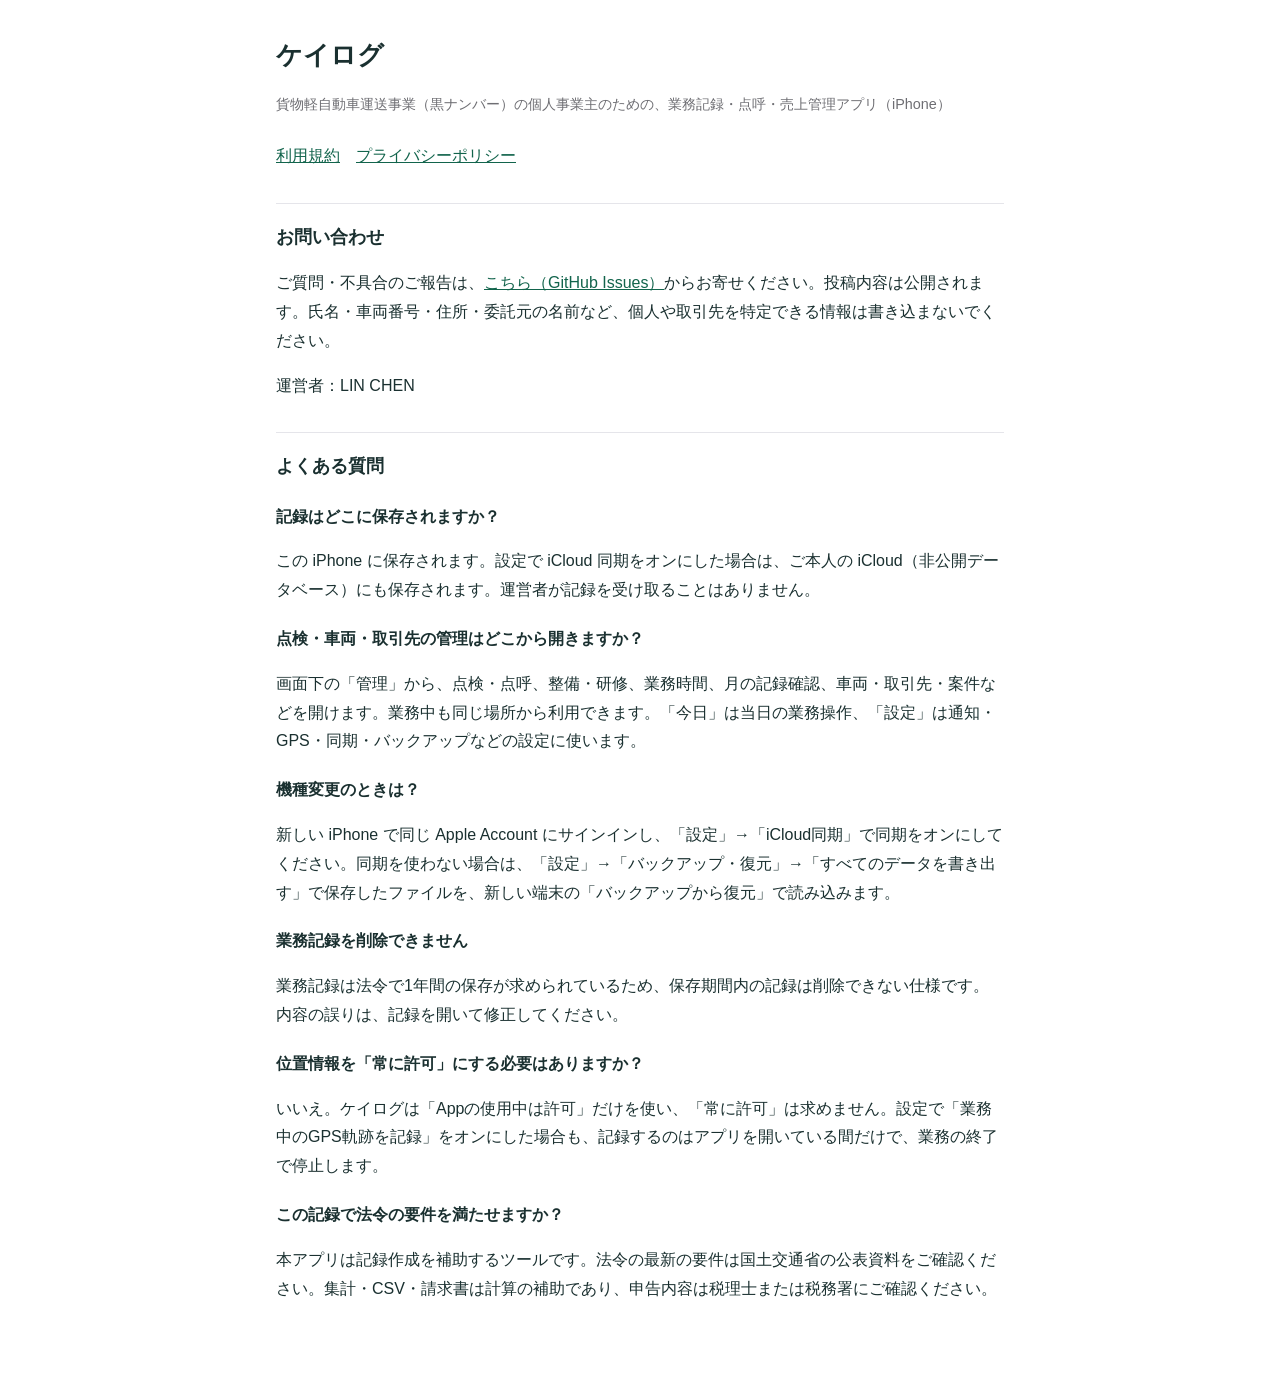
<file: index.html>
<!doctype html>
<html lang="ja">
<head>
<meta charset="utf-8">
<meta name="viewport" content="width=device-width, initial-scale=1">
<title>ケイログ サポート</title>
<link rel="stylesheet" href="style.css">
</head>
<body>
<main>
<h1>ケイログ</h1>
<p class="meta">貨物軽自動車運送事業（黒ナンバー）の個人事業主のための、業務記録・点呼・売上管理アプリ（iPhone）</p>
<nav><a href="terms/">利用規約</a><a href="privacy/">プライバシーポリシー</a></nav>

<h2>お問い合わせ</h2>
<p>ご質問・不具合のご報告は、<a href="https://github.com/komoetsukuyomi921-cloud/keilog-support/issues">こちら（GitHub Issues）</a>からお寄せください。投稿内容は公開されます。氏名・車両番号・住所・委託元の名前など、個人や取引先を特定できる情報は書き込まないでください。</p>
<p>運営者：LIN CHEN</p>

<h2>よくある質問</h2>
<h3>記録はどこに保存されますか？</h3>
<p>この iPhone に保存されます。設定で iCloud 同期をオンにした場合は、ご本人の iCloud（非公開データベース）にも保存されます。運営者が記録を受け取ることはありません。</p>
<h3>点検・車両・取引先の管理はどこから開きますか？</h3>
<p>画面下の「管理」から、点検・点呼、整備・研修、業務時間、月の記録確認、車両・取引先・案件などを開けます。業務中も同じ場所から利用できます。「今日」は当日の業務操作、「設定」は通知・GPS・同期・バックアップなどの設定に使います。</p>
<h3>機種変更のときは？</h3>
<p>新しい iPhone で同じ Apple Account にサインインし、「設定」→「iCloud同期」で同期をオンにしてください。同期を使わない場合は、「設定」→「バックアップ・復元」→「すべてのデータを書き出す」で保存したファイルを、新しい端末の「バックアップから復元」で読み込みます。</p>
<h3>業務記録を削除できません</h3>
<p>業務記録は法令で1年間の保存が求められているため、保存期間内の記録は削除できない仕様です。内容の誤りは、記録を開いて修正してください。</p>
<h3>位置情報を「常に許可」にする必要はありますか？</h3>
<p>いいえ。ケイログは「Appの使用中は許可」だけを使い、「常に許可」は求めません。設定で「業務中のGPS軌跡を記録」をオンにした場合も、記録するのはアプリを開いている間だけで、業務の終了で停止します。</p>
<h3>この記録で法令の要件を満たせますか？</h3>
<p>本アプリは記録作成を補助するツールです。法令の最新の要件は国土交通省の公表資料をご確認ください。集計・CSV・請求書は計算の補助であり、申告内容は税理士または税務署にご確認ください。</p>
</main>
</body>
</html>
</file>
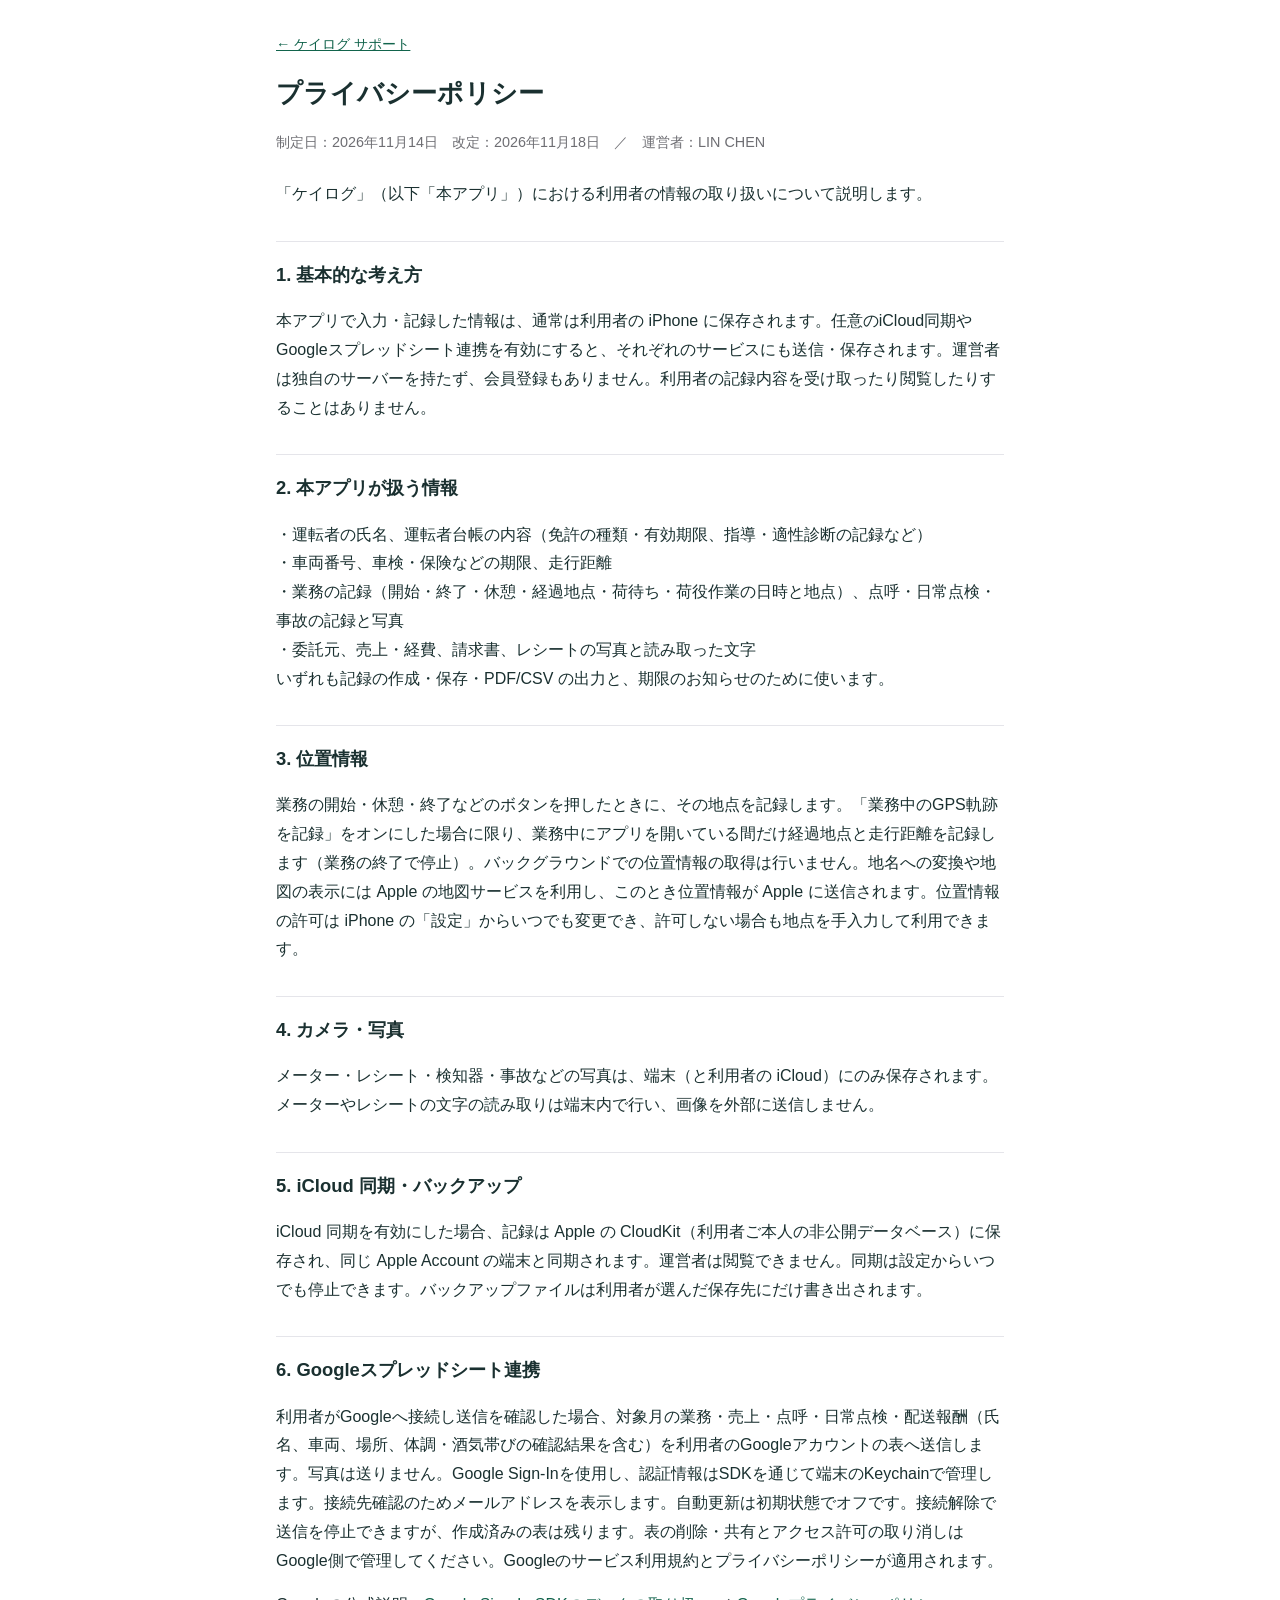
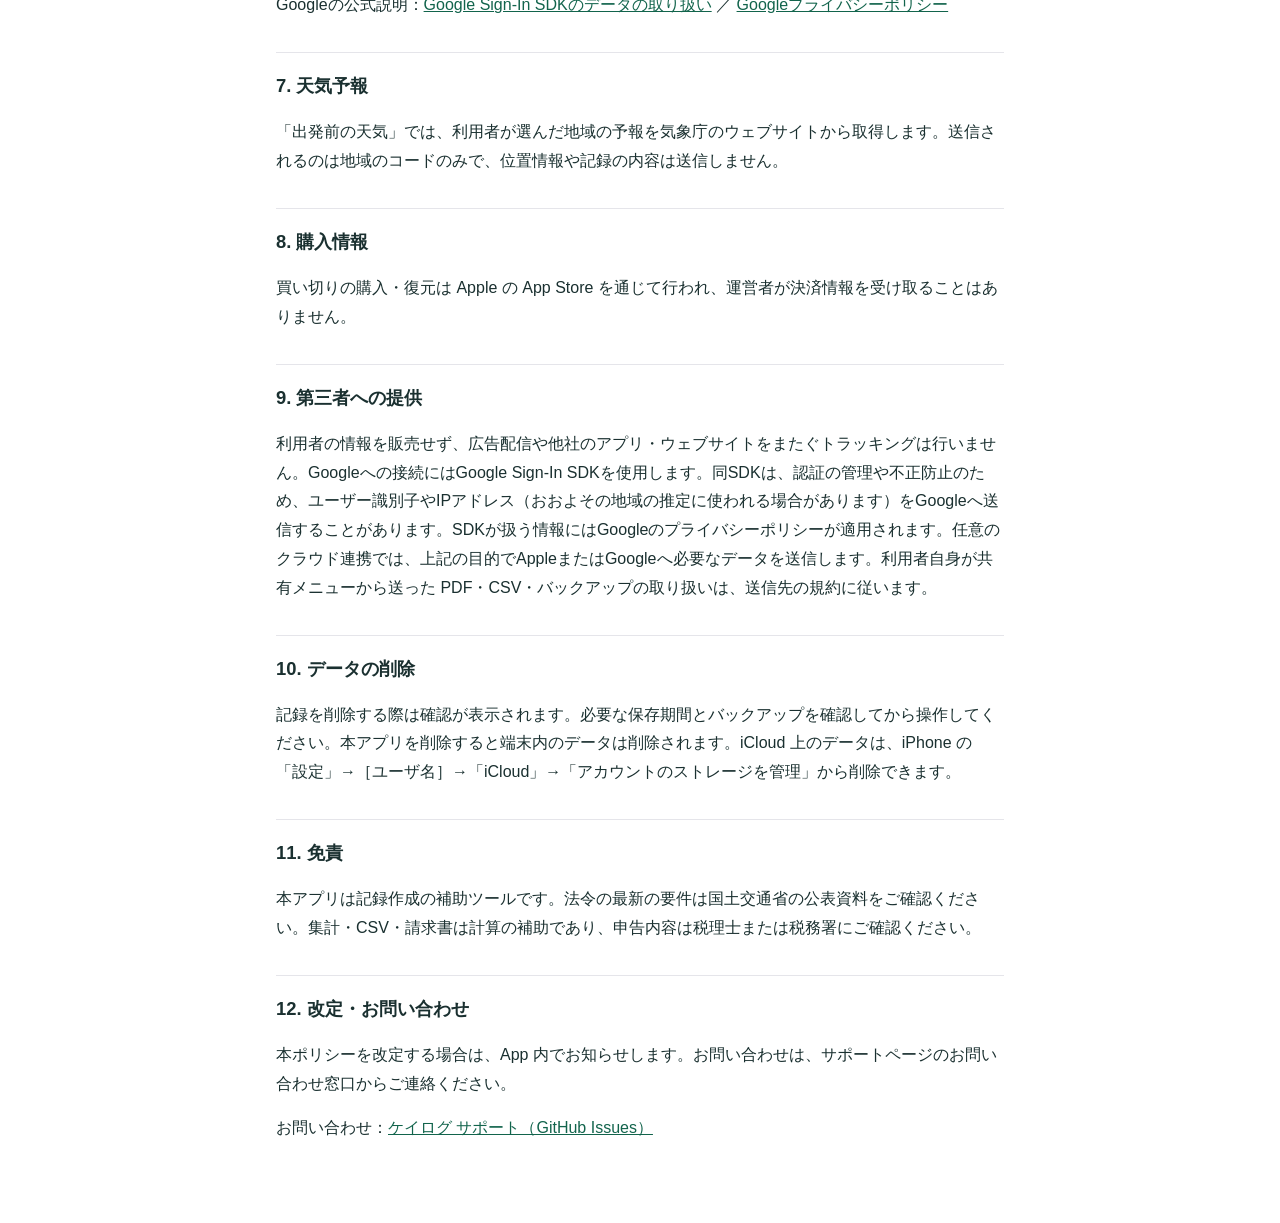
<file: privacy/index.html>
<!doctype html>
<html lang="ja">
<head>
<meta charset="utf-8">
<meta name="viewport" content="width=device-width, initial-scale=1">
<title>プライバシーポリシー｜ケイログ</title>
<link rel="stylesheet" href="../style.css">
</head>
<body>
<main>
<p class="back"><a href="../">← ケイログ サポート</a></p>
<h1>プライバシーポリシー</h1>
<p class="meta">制定日：2026年11月14日　改定：2026年11月18日　／　運営者：LIN CHEN</p>
<p>「ケイログ」（以下「本アプリ」）における利用者の情報の取り扱いについて説明します。</p>
<h2>1. 基本的な考え方</h2>
<p>本アプリで入力・記録した情報は、通常は利用者の iPhone に保存されます。任意のiCloud同期やGoogleスプレッドシート連携を有効にすると、それぞれのサービスにも送信・保存されます。運営者は独自のサーバーを持たず、会員登録もありません。利用者の記録内容を受け取ったり閲覧したりすることはありません。</p>
<h2>2. 本アプリが扱う情報</h2>
<p>・運転者の氏名、運転者台帳の内容（免許の種類・有効期限、指導・適性診断の記録など）<br>
・車両番号、車検・保険などの期限、走行距離<br>
・業務の記録（開始・終了・休憩・経過地点・荷待ち・荷役作業の日時と地点）、点呼・日常点検・事故の記録と写真<br>
・委託元、売上・経費、請求書、レシートの写真と読み取った文字<br>
いずれも記録の作成・保存・PDF/CSV の出力と、期限のお知らせのために使います。</p>
<h2>3. 位置情報</h2>
<p>業務の開始・休憩・終了などのボタンを押したときに、その地点を記録します。「業務中のGPS軌跡を記録」をオンにした場合に限り、業務中にアプリを開いている間だけ経過地点と走行距離を記録します（業務の終了で停止）。バックグラウンドでの位置情報の取得は行いません。地名への変換や地図の表示には Apple の地図サービスを利用し、このとき位置情報が Apple に送信されます。位置情報の許可は iPhone の「設定」からいつでも変更でき、許可しない場合も地点を手入力して利用できます。</p>
<h2>4. カメラ・写真</h2>
<p>メーター・レシート・検知器・事故などの写真は、端末（と利用者の iCloud）にのみ保存されます。メーターやレシートの文字の読み取りは端末内で行い、画像を外部に送信しません。</p>
<h2>5. iCloud 同期・バックアップ</h2>
<p>iCloud 同期を有効にした場合、記録は Apple の CloudKit（利用者ご本人の非公開データベース）に保存され、同じ Apple Account の端末と同期されます。運営者は閲覧できません。同期は設定からいつでも停止できます。バックアップファイルは利用者が選んだ保存先にだけ書き出されます。</p>
<h2>6. Googleスプレッドシート連携</h2>
<p>利用者がGoogleへ接続し送信を確認した場合、対象月の業務・売上・点呼・日常点検・配送報酬（氏名、車両、場所、体調・酒気帯びの確認結果を含む）を利用者のGoogleアカウントの表へ送信します。写真は送りません。Google Sign-Inを使用し、認証情報はSDKを通じて端末のKeychainで管理します。接続先確認のためメールアドレスを表示します。自動更新は初期状態でオフです。接続解除で送信を停止できますが、作成済みの表は残ります。表の削除・共有とアクセス許可の取り消しはGoogle側で管理してください。Googleのサービス利用規約とプライバシーポリシーが適用されます。</p>
<p>Googleの公式説明：<a href="https://developers.google.com/identity/sign-in/ios/app-privacy">Google Sign-In SDKのデータの取り扱い</a> ／ <a href="https://policies.google.com/privacy?hl=ja">Googleプライバシーポリシー</a></p>
<h2>7. 天気予報</h2>
<p>「出発前の天気」では、利用者が選んだ地域の予報を気象庁のウェブサイトから取得します。送信されるのは地域のコードのみで、位置情報や記録の内容は送信しません。</p>
<h2>8. 購入情報</h2>
<p>買い切りの購入・復元は Apple の App Store を通じて行われ、運営者が決済情報を受け取ることはありません。</p>
<h2>9. 第三者への提供</h2>
<p>利用者の情報を販売せず、広告配信や他社のアプリ・ウェブサイトをまたぐトラッキングは行いません。Googleへの接続にはGoogle Sign-In SDKを使用します。同SDKは、認証の管理や不正防止のため、ユーザー識別子やIPアドレス（おおよその地域の推定に使われる場合があります）をGoogleへ送信することがあります。SDKが扱う情報にはGoogleのプライバシーポリシーが適用されます。任意のクラウド連携では、上記の目的でAppleまたはGoogleへ必要なデータを送信します。利用者自身が共有メニューから送った PDF・CSV・バックアップの取り扱いは、送信先の規約に従います。</p>
<h2>10. データの削除</h2>
<p>記録を削除する際は確認が表示されます。必要な保存期間とバックアップを確認してから操作してください。本アプリを削除すると端末内のデータは削除されます。iCloud 上のデータは、iPhone の「設定」→［ユーザ名］→「iCloud」→「アカウントのストレージを管理」から削除できます。</p>
<h2>11. 免責</h2>
<p>本アプリは記録作成の補助ツールです。法令の最新の要件は国土交通省の公表資料をご確認ください。集計・CSV・請求書は計算の補助であり、申告内容は税理士または税務署にご確認ください。</p>
<h2>12. 改定・お問い合わせ</h2>
<p>本ポリシーを改定する場合は、App 内でお知らせします。お問い合わせは、サポートページのお問い合わせ窓口からご連絡ください。</p>
<p>お問い合わせ：<a href="https://github.com/komoetsukuyomi921-cloud/keilog-support/issues">ケイログ サポート（GitHub Issues）</a></p>
</main>
</body>
</html>
</file>
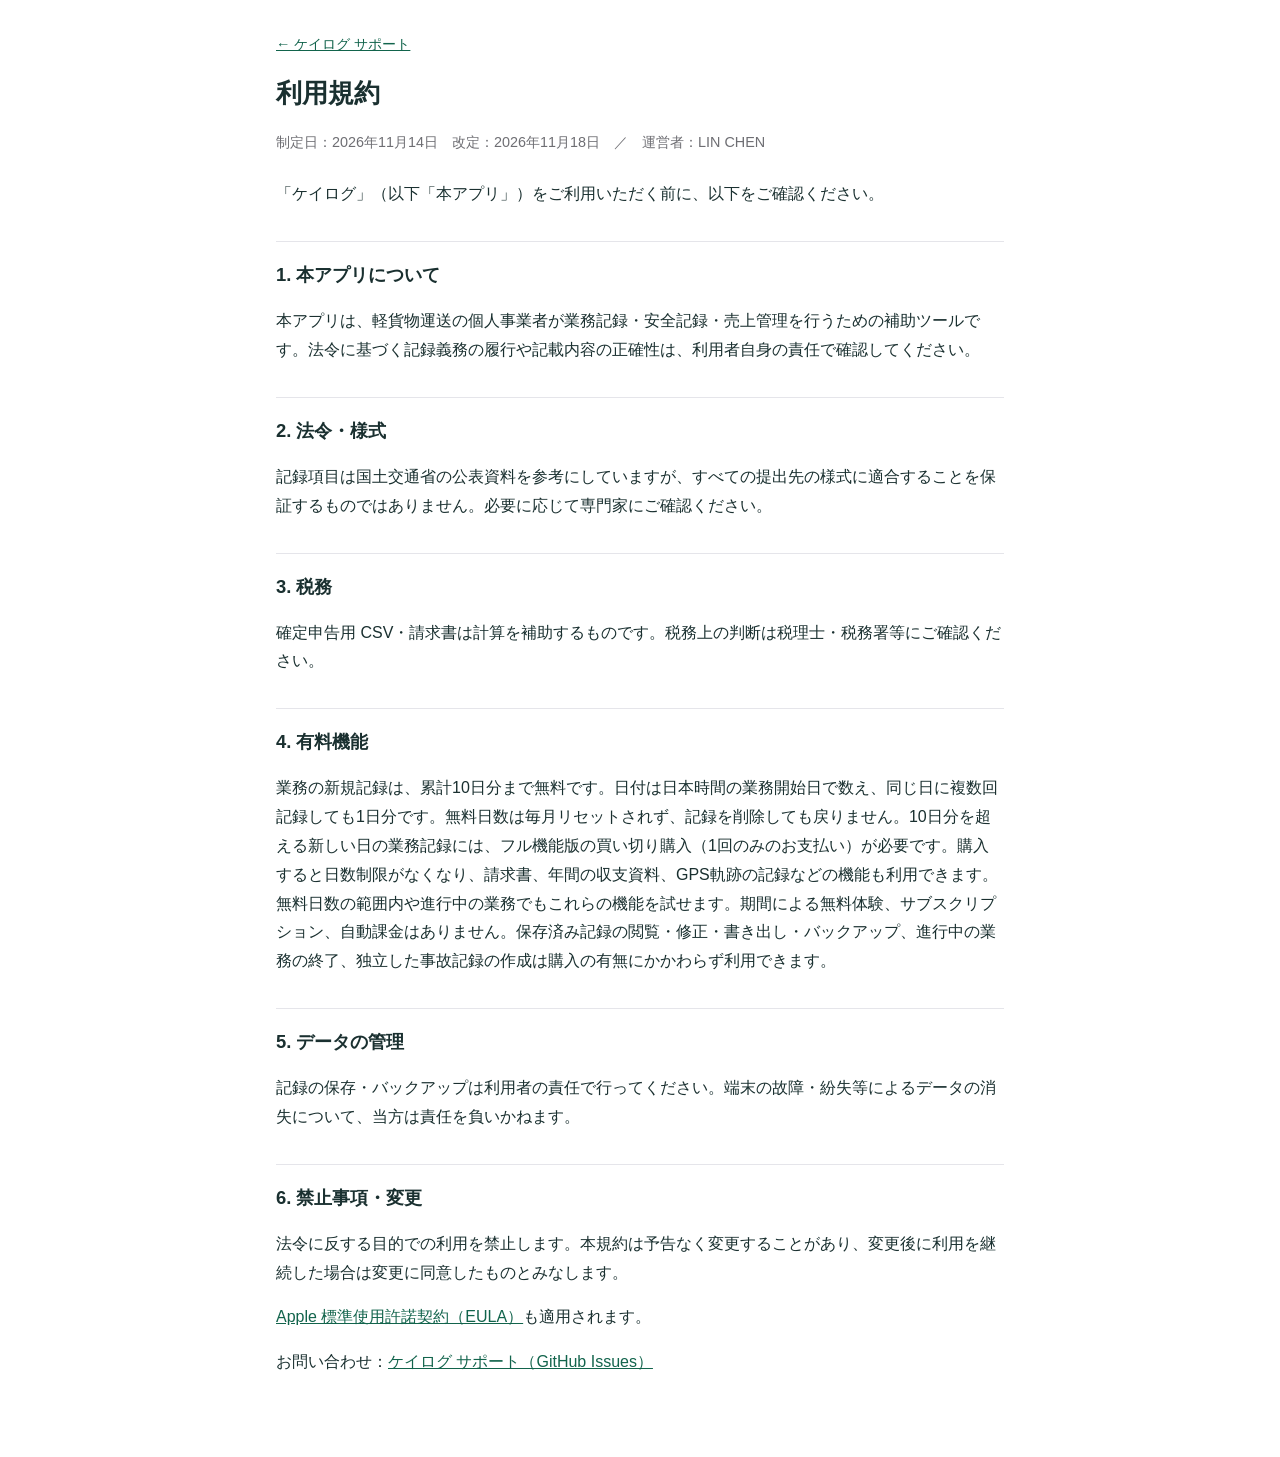
<file: terms/index.html>
<!doctype html>
<html lang="ja">
<head>
<meta charset="utf-8">
<meta name="viewport" content="width=device-width, initial-scale=1">
<title>利用規約｜ケイログ</title>
<link rel="stylesheet" href="../style.css">
</head>
<body>
<main>
<p class="back"><a href="../">← ケイログ サポート</a></p>
<h1>利用規約</h1>
<p class="meta">制定日：2026年11月14日　改定：2026年11月18日　／　運営者：LIN CHEN</p>
<p>「ケイログ」（以下「本アプリ」）をご利用いただく前に、以下をご確認ください。</p>
<h2>1. 本アプリについて</h2>
<p>本アプリは、軽貨物運送の個人事業者が業務記録・安全記録・売上管理を行うための補助ツールです。法令に基づく記録義務の履行や記載内容の正確性は、利用者自身の責任で確認してください。</p>
<h2>2. 法令・様式</h2>
<p>記録項目は国土交通省の公表資料を参考にしていますが、すべての提出先の様式に適合することを保証するものではありません。必要に応じて専門家にご確認ください。</p>
<h2>3. 税務</h2>
<p>確定申告用 CSV・請求書は計算を補助するものです。税務上の判断は税理士・税務署等にご確認ください。</p>
<h2>4. 有料機能</h2>
<p>業務の新規記録は、累計10日分まで無料です。日付は日本時間の業務開始日で数え、同じ日に複数回記録しても1日分です。無料日数は毎月リセットされず、記録を削除しても戻りません。10日分を超える新しい日の業務記録には、フル機能版の買い切り購入（1回のみのお支払い）が必要です。購入すると日数制限がなくなり、請求書、年間の収支資料、GPS軌跡の記録などの機能も利用できます。無料日数の範囲内や進行中の業務でもこれらの機能を試せます。期間による無料体験、サブスクリプション、自動課金はありません。保存済み記録の閲覧・修正・書き出し・バックアップ、進行中の業務の終了、独立した事故記録の作成は購入の有無にかかわらず利用できます。</p>
<h2>5. データの管理</h2>
<p>記録の保存・バックアップは利用者の責任で行ってください。端末の故障・紛失等によるデータの消失について、当方は責任を負いかねます。</p>
<h2>6. 禁止事項・変更</h2>
<p>法令に反する目的での利用を禁止します。本規約は予告なく変更することがあり、変更後に利用を継続した場合は変更に同意したものとみなします。</p>
<p><a href="https://www.apple.com/legal/internet-services/itunes/dev/stdeula/">Apple 標準使用許諾契約（EULA）</a>も適用されます。</p>
<p>お問い合わせ：<a href="https://github.com/komoetsukuyomi921-cloud/keilog-support/issues">ケイログ サポート（GitHub Issues）</a></p>
</main>
</body>
</html>
</file>
<file: style.css>
:root { --bg: #ffffff; --text: #1a3030; --muted: #6e6e73; --accent: #12644c; --rule: #e5e5ea; }
@media (prefers-color-scheme: dark) { :root { --bg: #0e1614; --text: #e8f2ef; --muted: #a1a1a6; --accent: #66dbb0; --rule: #26302d; } }
* { box-sizing: border-box; }
body { margin: 0; background: var(--bg); color: var(--text); font-family: -apple-system, "Hiragino Sans", "Noto Sans JP", sans-serif; line-height: 1.8; }
main { max-width: 760px; margin: 0 auto; padding: 32px 16px 64px; }
h1 { font-size: 1.6rem; margin: 0 0 4px; }
h2 { font-size: 1.15rem; margin: 32px 0 8px; padding-top: 16px; border-top: 1px solid var(--rule); }
h3 { font-size: 1rem; margin: 20px 0 4px; }
p, li { font-size: 1rem; }
.meta { color: var(--muted); font-size: 0.9rem; margin-bottom: 24px; }
.back { font-size: 0.9rem; margin: 0 0 12px; }
a { color: var(--accent); }
nav a { margin-right: 16px; }
</file>
